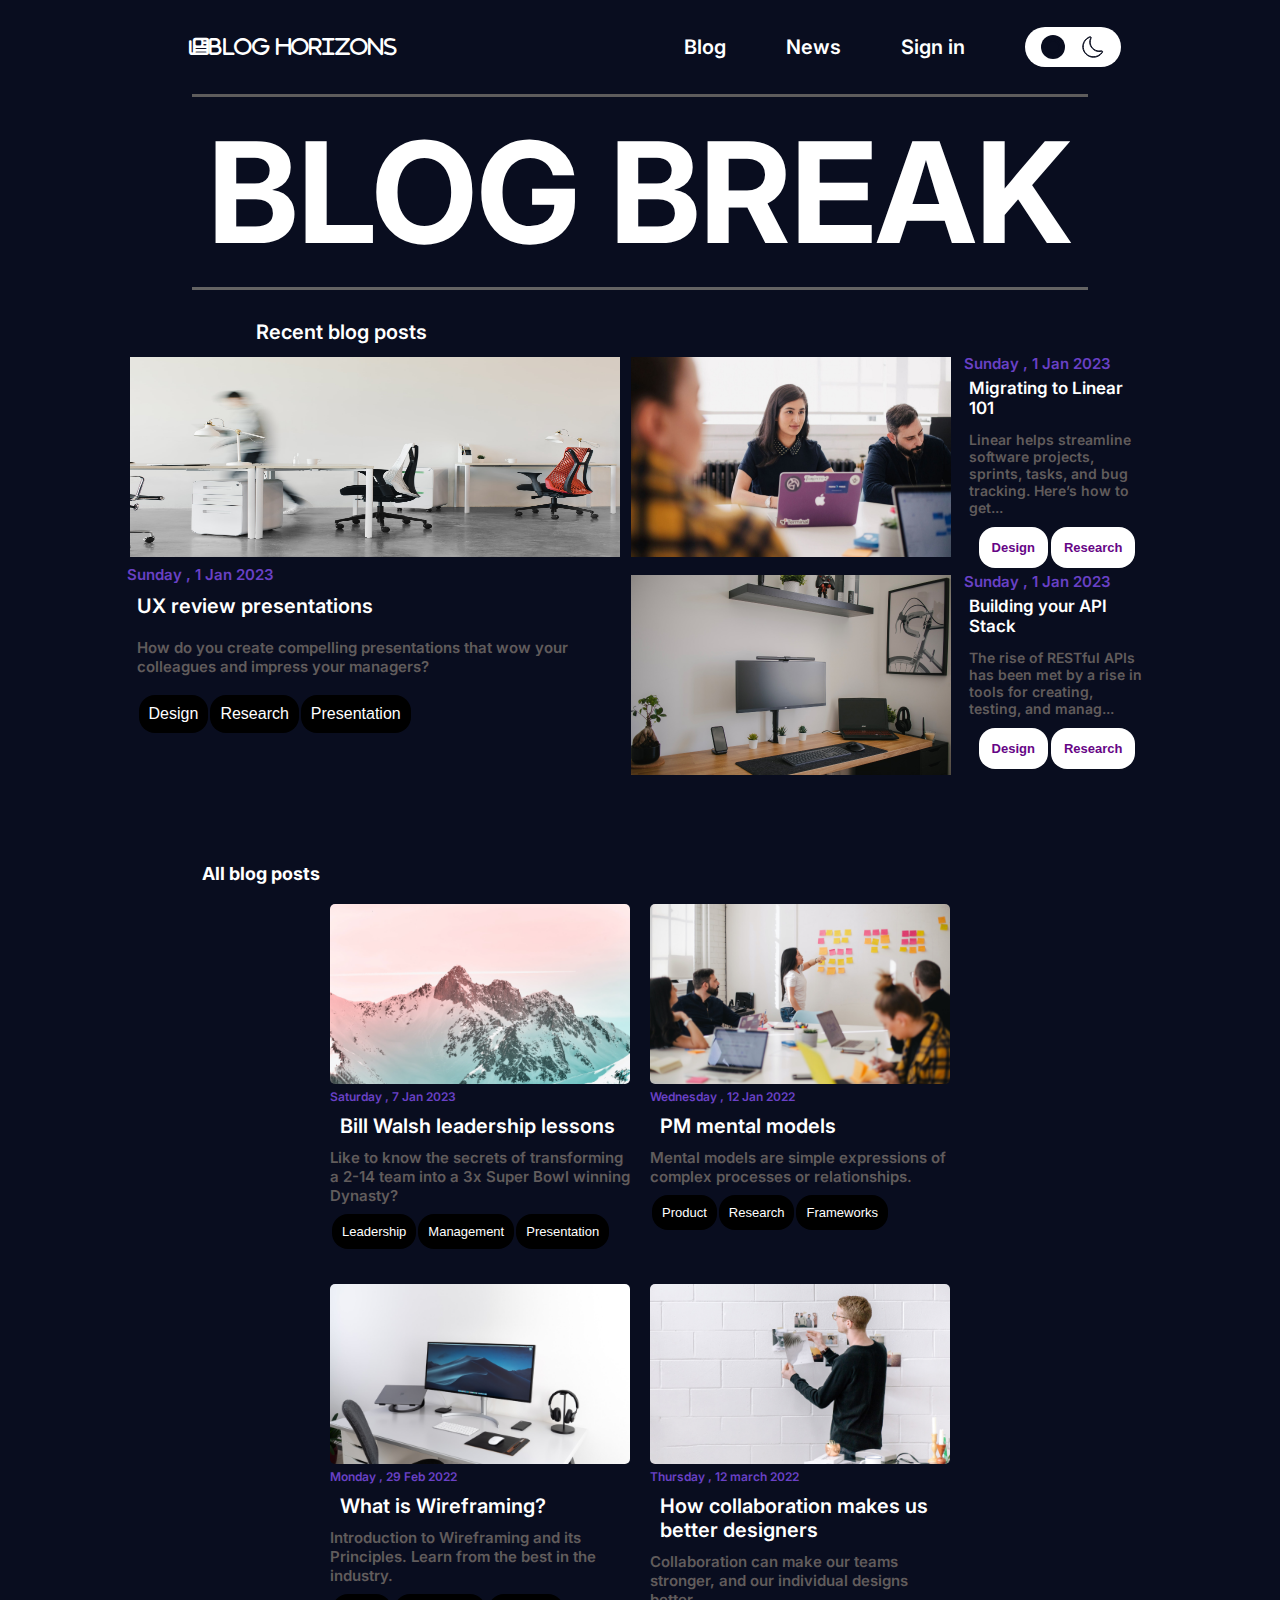
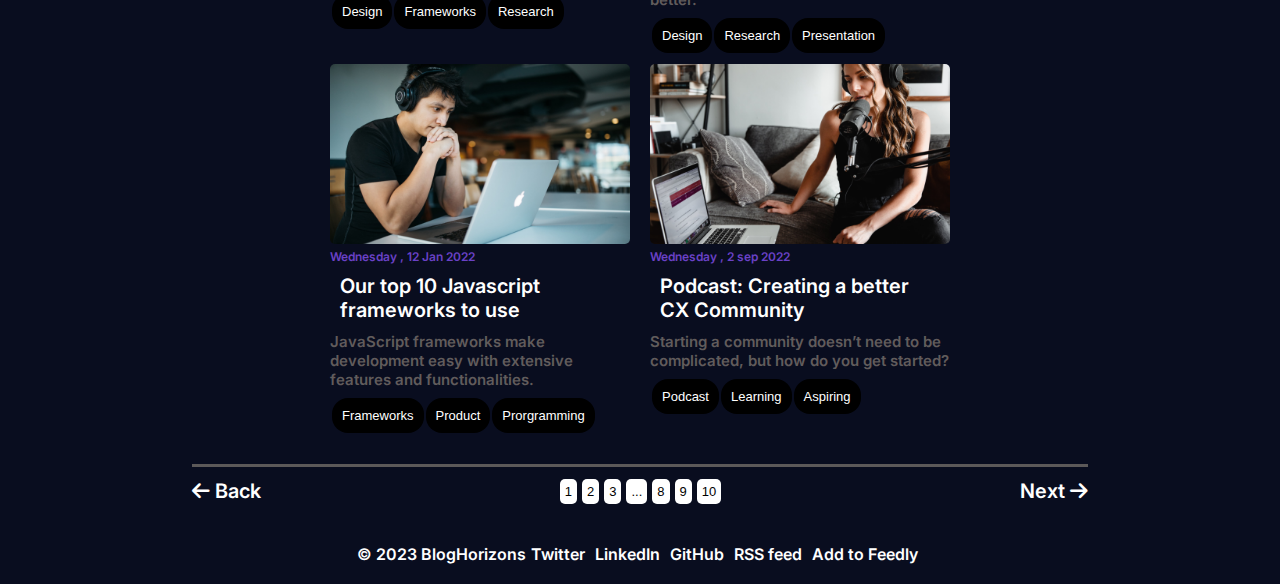
<file: index.html>
<!DOCTYPE html>
<html lang="en">
  <head>
    <meta charset="UTF-8" />
    <meta name="viewport" content="width=device-width, initial-scale=1.0" />
    <title>Blog Horizons</title>
    <link rel="preconnect" href="https://fonts.googleapis.com" />
    <link rel="preconnect" href="https://fonts.gstatic.com" crossorigin />
    <link
      href="https://fonts.googleapis.com/css2?family=Inter:ital,opsz,wght@0,14..32,100..900;1,14..32,100..900&display=swap"
      rel="stylesheet"
    />
    <link
      rel="stylesheet"
      href="https://cdnjs.cloudflare.com/ajax/libs/font-awesome/6.7.2/css/all.min.css"
      integrity="sha512-Evv84Mr4kqVGRNSgIGL/F/aIDqQb7xQ2vcrdIwxfjThSH8CSR7PBEakCr51Ck+w+/U6swU2Im1vVX0SVk9ABhg=="
      crossorigin="anonymous"
      referrerpolicy="no-referrer"
    />
    <link rel="stylesheet" href="./style.css" />
    <script src="./script.js"></script>
  </head>
  <body>
    <section class="sec1">
      <div class="Nav">
        <div class="header">
          <div class="B1">
            <h3>
              <a href="./index.html"
                ><i class="fa-solid fa-newspaper"> Blog Horizons</i></a
              >
            </h3>
            <div class="B2">
              <a href="./index.html" class="B3">Blog</a>
              <a href="./index.html" class="B3">News</a>
              <a href="./signup.html" class="B3">Sign in</a>
              <svg onclick="darkmode()"  width="96" height="40" viewBox="0 0 96 40" fill="none" xmlns="http://www.w3.org/2000/svg">
<rect width="96" height="40" rx="20" fill="white"/>
<rect x="16" y="8" width="24" height="24" rx="12" fill="#090D1F"/>
<path d="M28 27.25C24 27.25 20.75 24 20.75 20C20.75 16 24 12.75 28 12.75C32 12.75 35.25 16 35.25 20C35.25 24 32 27.25 28 27.25ZM28 14.25C24.83 14.25 22.25 16.83 22.25 20C22.25 23.17 24.83 25.75 28 25.75C31.17 25.75 33.75 23.17 33.75 20C33.75 16.83 31.17 14.25 28 14.25Z" fill="#090D1F"/>
<path d="M28 30.96C27.45 30.96 27 30.55 27 30V29.92C27 29.37 27.45 28.92 28 28.92C28.55 28.92 29 29.37 29 29.92C29 30.47 28.55 30.96 28 30.96ZM35.14 28.14C34.88 28.14 34.63 28.04 34.43 27.85L34.3 27.72C33.91 27.33 33.91 26.7 34.3 26.31C34.69 25.92 35.32 25.92 35.71 26.31L35.84 26.44C36.23 26.83 36.23 27.46 35.84 27.85C35.65 28.04 35.4 28.14 35.14 28.14ZM20.86 28.14C20.6 28.14 20.35 28.04 20.15 27.85C19.76 27.46 19.76 26.83 20.15 26.44L20.28 26.31C20.67 25.92 21.3 25.92 21.69 26.31C22.08 26.7 22.08 27.33 21.69 27.72L21.56 27.85C21.37 28.04 21.11 28.14 20.86 28.14ZM38 21H37.92C37.37 21 36.92 20.55 36.92 20C36.92 19.45 37.37 19 37.92 19C38.47 19 38.96 19.45 38.96 20C38.96 20.55 38.55 21 38 21ZM18.08 21H18C17.45 21 17 20.55 17 20C17 19.45 17.45 19 18 19C18.55 19 19.04 19.45 19.04 20C19.04 20.55 18.63 21 18.08 21ZM35.01 13.99C34.75 13.99 34.5 13.89 34.3 13.7C33.91 13.31 33.91 12.68 34.3 12.29L34.43 12.16C34.82 11.77 35.45 11.77 35.84 12.16C36.23 12.55 36.23 13.18 35.84 13.57L35.71 13.7C35.52 13.89 35.27 13.99 35.01 13.99ZM20.99 13.99C20.73 13.99 20.48 13.89 20.28 13.7L20.15 13.56C19.76 13.17 19.76 12.54 20.15 12.15C20.54 11.76 21.17 11.76 21.56 12.15L21.69 12.28C22.08 12.67 22.08 13.3 21.69 13.69C21.5 13.89 21.24 13.99 20.99 13.99ZM28 11.04C27.45 11.04 27 10.63 27 10.08V10C27 9.45 27.45 9 28 9C28.55 9 29 9.45 29 10C29 10.55 28.55 11.04 28 11.04Z" fill="#090D1F"/>
<path d="M67.9794 30.241L67.9794 30.2409L67.9723 30.2406C62.6204 30.0017 58.1504 25.686 57.7788 20.4447L57.7787 20.4442C57.4544 15.9413 60.0584 11.7296 64.2629 9.9614C64.8155 9.73167 65.1911 9.72373 65.4307 9.77165C65.6701 9.81954 65.8178 9.93194 65.9003 10.0174L65.9003 10.0175L65.9065 10.0237C65.9912 10.1084 66.0995 10.2551 66.1442 10.4845C66.1888 10.713 66.1793 11.0694 65.9518 11.5899L65.9513 11.5911C65.4636 12.7149 65.2196 13.9138 65.23 15.1434C65.2518 19.8463 69.1487 23.8185 73.8985 24.0097C74.5887 24.0414 75.2653 23.9881 75.9174 23.8724L75.9195 23.872C76.5024 23.7661 76.8652 23.8384 77.0845 23.9351C77.3035 24.0317 77.4219 24.1714 77.4846 24.2729C77.5494 24.3777 77.6233 24.5483 77.6141 24.7885C77.605 25.0286 77.511 25.3863 77.1582 25.8625L77.1564 25.865C75.1319 28.6343 71.9129 30.2501 68.46 30.2501C68.2876 30.2501 68.1323 30.25 67.9794 30.241ZM58.2712 20.4044L58.2713 20.4057C58.6297 25.4243 62.8995 29.5182 67.987 29.7396C71.4443 29.9073 74.7243 28.3307 76.7433 25.5757L76.7433 25.5757L76.7469 25.5707C76.9192 25.3294 77.0111 25.1411 77.0582 25.0157L77.2838 24.4141L76.6452 24.3432C76.514 24.3286 76.3032 24.3182 75.9974 24.3787C75.3055 24.5016 74.5833 24.549 73.87 24.5205L73.8699 24.5205C68.8529 24.321 64.7492 20.1062 64.72 15.1587C64.7202 13.8467 64.9765 12.5869 65.4965 11.4041C65.6239 11.1228 65.6527 10.9194 65.6661 10.8121L65.7364 10.2501H65.17C65.0002 10.2501 64.7739 10.2891 64.4658 10.4194C60.4609 12.1015 57.9764 16.1191 58.2712 20.4044Z" stroke="#090D1F"/>
</svg>
            </div>
          </div>
        </div>
      </div>
    </section>
    <section class="Sec2">
      <div class="hero">
        <h1>blog Break</h1>
      </div>
    </section>
    <section class="Sec3">
      <div class="box">
        <p class="RecBl">Recent blog posts</p>
        <div class="container">
          <div class="card1">
            <div class="card1img">
              <img src="./assets/RecentCard1.jpeg" alt="" srcset="" />
            </div>
            <div class="Smtext"><p>Sunday , 1 Jan 2023</p></div>
            <div class="Bgtext"><p>UX review presentations</p></div>
            <div class="untext">
              <p>
                How do you create compelling presentations that wow your
                colleagues and impress your managers?
              </p>
            </div>
            <div class="Buttons">
              <button class="btn1">Design</button
              ><button class="btn1">Research</button>
              <button class="btn1">Presentation</button>
            </div>
          </div>
          <div class="cardsec2">
            <div class="card2">
              <div class="card2img">
                <img src="./assets/RecentCard2.png" alt="" srcset="" />
              </div>
              <div class="smtext2">
                <div class="Smtext">Sunday , 1 Jan 2023</div>
                <div class="Bgtext2">
                  <p>Migrating to Linear 101</p>
                  <div class="Dc">
                    <p>
                      Linear helps streamline software projects, sprints, tasks,
                      and bug tracking. Here’s how to get...
                    </p>
                  </div>
                  <div class="Buttons">
                    <button class="btn2">Design</button
                    ><button class="btn2">Research</button>
                  </div>
                </div>
              </div>
            </div>
            <div class="card2">
              <div class="card2img">
                <img src="./assets/2.png" alt="" srcset="" />
              </div>
              <div class="smtext2">
                <div class="Smtext">Sunday , 1 Jan 2023</div>
                <div class="Bgtext2">
                  <p>Building your API Stack</p>
                  <div class="Dc">
                    <p>
                      The rise of RESTful APIs has been met by a rise in tools
                      for creating, testing, and manag...
                    </p>
                  </div>
                  <div class="Buttons">
                    <button class="btn2">Design</button
                    ><button class="btn2">Research</button>
                  </div>
                </div>
              </div>
            </div>
          </div>
        </div>
      </div>
    </section>
    <section class="Sec4">
      <div class="Abp0">
        <h2 class="Abp">All blog posts</h2>
        <div class="Abs1">
          <div class="card-1-1">
            <div class="imgCard-1-1">
              <img src="./assets/Card-1-img.png" alt="" srcset="" />
            </div>
            <div class="Smtext"><p style="font-size: 12px;">Saturday , 7 Jan 2023</p></div>
            <div class="Bgtext"><p>Bill Walsh leadership lessons</p></div>
            <div style="margin: -10px;" class="untext">
              <p>
              Like to know the secrets of transforming a 2-14 team into a 3x Super Bowl winning Dynasty?
              </p>
            </div>
            <div style="margin: -10px;font-size: 13px;" class="Buttons">
              <button style="font-size: 13px;" class="btn1">Leadership</button>
              <button style="font-size: 13px;" class="btn1">Management</button>
              <button style="font-size: 13px;" class="btn1">Presentation</button>
            </div>
          </div>
          <div class="card-1-1">
            <div class="imgCard-1-1">
              <img src="./assets/Card-2-img.png" alt="" srcset="" />
            </div>
            <div class="Smtext"><p style="font-size: 12px;">Wednesday , 12 Jan 2022</p></div>
            <div class="Bgtext"><p>PM mental models</p></div>
            <div style="margin: -10px;" class="untext">
              <p>
              Mental models are simple expressions of complex processes or relationships.
              </p>
            </div>
            <div style="margin: -10px;font-size: 13px;" class="Buttons">
              <button style="font-size: 13px;" class="btn1">Product</button>
              <button style="font-size: 13px;" class="btn1">Research</button>
              <button style="font-size: 13px;" class="btn1">Frameworks</button>
            </div>
          </div>
          <div class="card-1-1">
            <div class="imgCard-1-1">
              <img src="./assets/Card-3-img.png" alt="" srcset="" />
            </div>
            <div class="Smtext"><p style="font-size: 12px;">Monday , 29 Feb 2022</p></div>
            <div class="Bgtext"><p>What is Wireframing?</p></div>
            <div style="margin: -10px;" class="untext">
              <p>
              Introduction to Wireframing and its Principles. Learn from the best in the industry.
              </p>
            </div>
            <div style="margin: -10px;font-size: 13px;" class="Buttons">
              <button style="font-size: 13px;" class="btn1">Design</button>
              <button style="font-size: 13px;" class="btn1">Frameworks</button>
              <button style="font-size: 13px;" class="btn1">Research</button>
            </div>
          </div>
          <div class="card-1-1">
            <div class="imgCard-1-1">
              <img src="./assets/Card-4-img.png" alt="" srcset="" />
            </div>
            <div class="Smtext"><p style="font-size: 12px;">Thursday , 12 march 2022</p></div>
            <div class="Bgtext"><p>How collaboration makes us better designers</p></div>
            <div style="margin: -10px;" class="untext">
              <p>
              Collaboration can make our teams stronger, and our individual designs better.
              </p>
            </div>
            <div style="margin: -10px;font-size: 13px;" class="Buttons">
              <button style="font-size: 13px;" class="btn1">Design</button>
              <button style="font-size: 13px;" class="btn1">Research</button>
              <button style="font-size: 13px;" class="btn1">Presentation</button>
            </div>
          </div>
          <div class="card-1-1">
            <div class="imgCard-1-1">
              <img src="./assets/Card-5-img.png" alt="" srcset="" />
            </div>
            <div class="Smtext"><p style="font-size: 12px;">Wednesday , 12 Jan 2022</p></div>
            <div class="Bgtext"><p>Our top 10 Javascript frameworks to use</p></div>
            <div style="margin: -10px;" class="untext">
              <p>
              JavaScript frameworks make development easy with extensive features and functionalities.
              </p>
            </div>
            <div style="margin: -10px;font-size: 13px;" class="Buttons">
              <button style="font-size: 13px;" class="btn1">Frameworks</button>
              <button style="font-size: 13px;" class="btn1">Product</button>
              <button style="font-size: 13px;" class="btn1">Prorgramming</button>
            </div>
          </div>
          <div class="card-1-1">
            <div class="imgCard-1-1">
              <img src="./assets/Card-6-img.png" alt="" srcset="" />
            </div>
            <div class="Smtext"><p style="font-size: 12px;">Wednesday , 2 sep 2022</p></div>
            <div class="Bgtext"><p>Podcast: Creating a better CX Community</p></div>
            <div style="margin: -10px;" class="untext">
              <p>
            Starting a community doesn’t need to be complicated, but how do you get started?
              </p>
            </div>
            <div style="margin: -10px;font-size: 13px;" class="Buttons">
              <button style="font-size: 13px;" class="btn1">Podcast</button>
              <button style="font-size: 13px;" class="btn1">Learning</button>
              <button style="font-size: 13px;" class="btn1">Aspiring</button>
            </div>
          </div>
      </div>
    </section>
    <section class="Sec5">
      <div class="Numbers">
        <div class="Num1">
        <i class="fa-solid fa-arrow-left"></i> <span>Back</span>
        </div>
        <div class="Num2">
          <button>1</button>
          <button>2</button>
          <button>3</button>
          <button>...</button>
          <button>8</button>
          <button>9</button>
          <button>10</button>
        </div>
        <div class="Num3">
          <span>Next</span> <i class="fa-solid fa-arrow-right"></i>
        </div>
        </div>
      </div>
    </section>
    <section class="Sec6">
      <div class="footer">
      <div class="CopyRight">
        <p>© 2023 BlogHorizons</p>
      </div>
      <div class="Twitter">
        <p><a href="./index.html">Twitter</a></p>
      </div>
      <div class="Facebook">
        <p><a href="./index.html">LinkedIn</a></p>
      </div>
      <div class="Instagram">
        <p><a href="https://github.com/Salmankhan-pixel">GitHub</a></p>
      </div>
      <div class="Instagram">
       <p><a href="./index.html">RSS feed</a></p>
      </div>
      <div class="Instagram">
        <p><a href="./index.html">Add to Feedly</a></p>
      </div>
      </div>
    </section>
  </body>
</html>
</file>
<file: style.css>
* {
  margin: 0;
  padding: 0;
}
::-webkit-scrollbar {
  width: 8px;
}

::-webkit-scrollbar-track {
  background: #1c1c1c;
  border-radius: 10px;
}

::-webkit-scrollbar-thumb {
  background: #000000;
  border-radius: 10px;
  border: 2px solid #ffffff;
}
::-webkit-scrollbar-thumb:hover {
  background: #000000;
}

a {
  text-decoration: none;
}
body {
  background-color: #090d1f;
  color: #fff;
  font-family: Inter;
  font-size: 20px;
  font-style: normal;
  font-weight: 600;
}
.Nav {
  margin: auto;
}
.header * {
  color: white;
  display: flex;
  justify-content: space-around;
  align-items: center;
  padding: 5px 16px;
  margin: 4px 14px;
}

.B1 h3 {
  color: #fff;
  font-family: Inter;
  font-size: 20px;
  font-style: normal;
  font-weight: 600;
  line-height: 24px;
}
.B2 h3 a {
  color: #fff;
  font-family: Inter;
  font-size: 20px;
  font-style: normal;
  font-weight: 600;
  line-height: 24px;
}
.B3 {
  color: #fff;
  text-decoration: none;
  border-bottom: 0px solid white;
  transition: border-bottom 0.5s ease-in-out;
}

.B3:hover {
  border-bottom: 2px solid white;
}
.sec2 {
  margin: auto;
}
.hero {
  border-top: 3px solid rgb(94, 92, 92);
  border-bottom: 3px solid rgb(100, 99, 99);
  width: 70vw;
  margin: auto;
}
.hero h1 {
  display: flex;
  justify-content: center;
  align-items: center;
  font-size: 7em;
  text-transform: uppercase;
  margin: 10px 0px;
}

.Sec3 {
  margin: auto;
  margin-top: 30px;
}
.box {
  width: 60vw;
  margin: auto;
}
.RecBl {
  display: flex;
  justify-content: start;
  align-items: start;
}
.container {
  display: flex;
  padding: 10px;
  justify-content: center;
}
.card1 {
  width: 500px;
  height: 380px;
  border-radius: 10px;
  transition: all 0.5s ease-in-out;
}
.card1:hover {
  transform: scale(1.1);
  border: 2px solid white;
}
.card1img {
  object-fit: cover;
  padding: 3px;
}
.card1img img {
  width: 490px;
  height: 200px;
}
.Smtext {
  font-size: 15px;
  color: #6941c6;
}
.Bgtext {
  padding: 10px;
}
.untext {
  padding: 10px;
  font-size: 15px;
  color: #615c5c;
}
.Buttons {
  display: flex;
  justify-content: start;
  align-items: start;
  padding: 4px 15px;
}
.btn1 {
  padding: 10px;
  border-radius: 16px;
  margin-top: 5px;
  margin-bottom: 5px;
  margin-left: -3px;
  margin-right: 5px;
  background-color: black;
  color: #fff;
  cursor: pointer;
  font-size: 16px;
  border: none;
  transition: background-color 1s ease-in-out, color 1s ease-in-out;
}
.btn1:hover {
  background-color: #fff;
  color: #000000;
}
.cardsec2 {
  padding-left: 5px;
}
.card2 {
  display: flex;
  flex-direction: row;
}
.card2:hover {
  transform: scale(1.1);
  border: 2px solid white;
  border-radius: 5px;
  transition: all 0.5s ease-in-out;
}
.card2img {
  object-fit: cover;
  padding: 3px;
}
.smtext2 {
  padding-left: 10px;
}
.Bgtext2 p {
  padding: 5px;
  font-size: 17px;
}
.Dc p {
  margin-top: 3px;
  font-size: 14px;
  color: #615c5c;
}
.btn2 {
  padding: 13px;
  border-radius: 16px;
  margin-top: 2px;
  margin-right: 3px;
  background-color: rgb(255, 255, 255);
  color: #660586;
  cursor: pointer;
  font-size: 13px;
  font-weight: 600;
  border: none;
  transition: background-color 1s ease-in-out, color 1s ease-in-out;
}
.btn2:hover {
  background-color: #000000;
  color: #ff0000;
}
.Sec4 {
  margin: auto;
}

.Abp0 {
  width: 70vw;
  margin: auto;
  margin-top: 60px;
}
.Abp {
  display: flex;
  justify-content: start;
  align-items: start;
  padding: 10px;
  font-weight: 700;
  font-size: 18px;
}

.Abs1 {
  display: flex;
  justify-content: center;
  align-items: center;
  flex-wrap: wrap;
}
.card-1-1 {
  width: 300px;
  height: 360px;
  border-radius: 10px;
  transition: all 0.5s ease-in-out;
  margin: 10px;
}
.card-1-1:hover {
  transform: scale(1.1);
  border: 2px solid white;
}
.imgCard-1-1 {
  object-fit: cover;
}
.imgCard-1-1 img {
  width: 300px;
  height: 180px;
  border-radius: 5px;
}
.Smtext {
  font-size: 15px;
  color: #6941c6;
}
.Bgtext {
  padding: 10px;
}
.untext {
  padding: 10px;
  font-size: 15px;
  color: #615c5c;
}
.Buttons {
  display: flex;
  justify-content: start;
  align-items: start;
  padding: 4px 15px;
}
.btn1 {
  padding: 10px;
  border-radius: 16px;
  margin-top: 5px;
  margin-bottom: 5px;
  margin-left: -3px;
  margin-right: 5px;
  background-color: black;
  color: #fff;
  cursor: pointer;
  font-size: 16px;
  border: none;
  transition: background-color 1s ease-in-out, color 1s ease-in-out;
}
.btn1:hover {
  background-color: #fff;
  color: #000000;
}
.Sec5 {
  margin: auto;
  margin-top: 30px;
}
.Numbers {
  display: flex;
  justify-content: space-between;
  margin: auto;
  align-items: center;
  width: 70vw;
  border-top: 3px solid rgb(92, 89, 89);
  padding: 10px 0px;
}
.Num1 {
  cursor: pointer;
}
.Num3 {
  cursor: pointer;
}
.Num2 button {
  font-size: 13px;
  padding: 5px;
  border-radius: 5px;
  background-color: white;
  border: none;
}
.Num2 button:hover {
  color: white;
  background-color: rgb(16, 14, 14);
  cursor: pointer;
}
.footer {
  display: flex;
  justify-content: center;
  align-items: center;
  margin-top: 30px;
  margin-bottom: 20px;
  color: white;
  font-size: 16px;
}
.footer p a {
  margin: 5px;
  color: white;
}

@media (max-width: 1100px) {
  .B1 h3 a {
    font-size: 19px;
  }
  .B2 {
    display: none;
  }
  .hero {
    width: 70vw;
  }
  .hero h1 {
    font-size: 2em;
  }
  .container {
    flex-wrap: wrap;
  }
  .card1 {
    width: 300px;
    height: 400px;
    border-radius: 10px;
    transition: all 0.5s ease-in-out;
    margin-bottom: 30px;
  }
  .card1:hover {
    transform: scale(1.1);
    border: 2px solid white;
  }
  .card1img {
    object-fit: cover;
    padding: 3px;
  }
  .card1img img {
    width: 300px;
    height: 200px;
    border-radius: 5px;
  }
  .Numbers {
    display: flex;
    justify-content: space-between;
    margin: auto;
    align-items: center;
    width: 100%;
  }
  .footer {
    flex-direction: column;
  }
  .card2 {
    display: flex;
    flex-direction: column;
  }
  .card2img {
    object-fit: cover;
    padding: 0px;
  }
}
</file>
